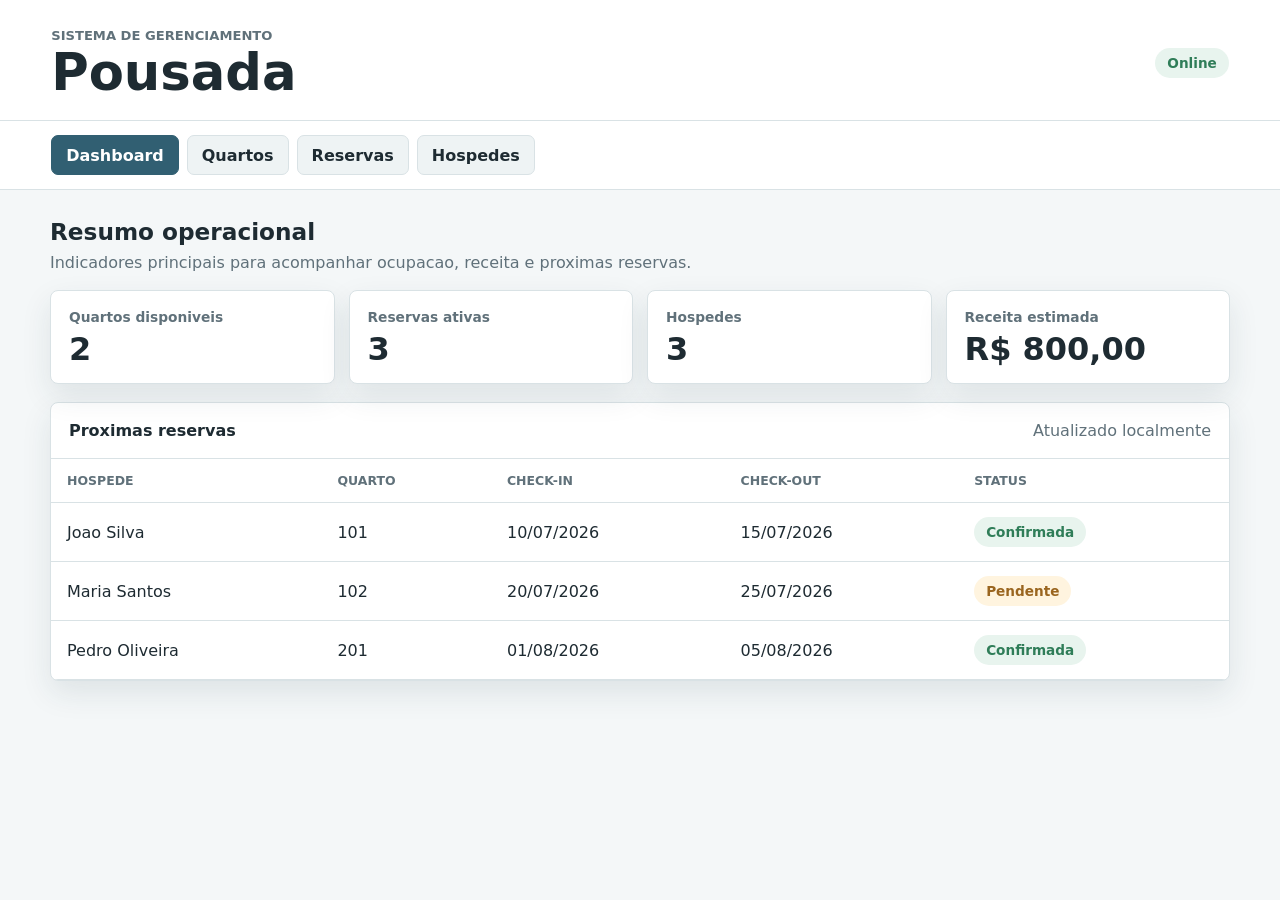
<file: frontend/index.html>
﻿<!doctype html>
<html lang="pt-BR">
  <head>
    <meta charset="utf-8">
    <meta name="viewport" content="width=device-width, initial-scale=1">
    <meta name="description" content="Painel de gerenciamento para pousadas, quartos, reservas e hospedes.">
    <meta name="theme-color" content="#315f72">
    <link rel="manifest" href="manifest.webmanifest">
    <link rel="stylesheet" href="src/styles.css">
    <title>Pousada | Gerenciamento</title>
  </head>
  <body>
    <header class="app-header">
      <div>
        <p class="eyebrow">Sistema de gerenciamento</p>
        <h1>Pousada</h1>
      </div>
      <div class="status-pill" id="connectionStatus">Online</div>
    </header>

    <nav class="tabs" aria-label="Areas do sistema">
      <button class="tab active" type="button" data-view="dashboard">Dashboard</button>
      <button class="tab" type="button" data-view="rooms">Quartos</button>
      <button class="tab" type="button" data-view="bookings">Reservas</button>
      <button class="tab" type="button" data-view="guests">Hospedes</button>
    </nav>

    <main>
      <section class="view active" id="dashboard" aria-labelledby="dashboard-title">
        <div class="section-heading">
          <h2 id="dashboard-title">Resumo operacional</h2>
          <p>Indicadores principais para acompanhar ocupacao, receita e proximas reservas.</p>
        </div>
        <div class="metrics-grid" id="metricsGrid"></div>
        <div class="panel">
          <div class="panel-header">
            <h3>Proximas reservas</h3>
            <span>Atualizado localmente</span>
          </div>
          <div class="table-wrap">
            <table>
              <thead>
                <tr>
                  <th>Hospede</th>
                  <th>Quarto</th>
                  <th>Check-in</th>
                  <th>Check-out</th>
                  <th>Status</th>
                </tr>
              </thead>
              <tbody id="upcomingBookings"></tbody>
            </table>
          </div>
        </div>
      </section>

      <section class="view" id="rooms" aria-labelledby="rooms-title">
        <div class="section-heading row-heading">
          <div>
            <h2 id="rooms-title">Quartos</h2>
            <p>Disponibilidade, precos e capacidade por unidade.</p>
          </div>
          <button class="primary-action" type="button" id="newRoomButton">Novo quarto</button>
        </div>
        <div class="cards-grid" id="roomsGrid"></div>
      </section>

      <section class="view" id="bookings" aria-labelledby="bookings-title">
        <div class="section-heading row-heading">
          <div>
            <h2 id="bookings-title">Reservas</h2>
            <p>Controle de estadias confirmadas, pendentes e canceladas.</p>
          </div>
          <button class="primary-action" type="button" id="newBookingButton">Nova reserva</button>
        </div>
        <div class="table-wrap panel">
          <table>
            <thead>
              <tr>
                <th>ID</th>
                <th>Hospede</th>
                <th>Quarto</th>
                <th>Periodo</th>
                <th>Status</th>
              </tr>
            </thead>
            <tbody id="bookingRows"></tbody>
          </table>
        </div>
      </section>

      <section class="view" id="guests" aria-labelledby="guests-title">
        <div class="section-heading row-heading">
          <div>
            <h2 id="guests-title">Hospedes</h2>
            <p>Cadastro basico de contatos e historico de reservas.</p>
          </div>
          <button class="primary-action" type="button" id="newGuestButton">Novo hospede</button>
        </div>
        <div class="cards-grid" id="guestsGrid"></div>
      </section>
    </main>

    <dialog id="feedbackDialog">
      <form method="dialog">
        <h2 id="dialogTitle">Acao registrada</h2>
        <p id="dialogMessage">Esta versao usa dados demonstrativos no navegador.</p>
        <button class="primary-action" value="close">Ok</button>
      </form>
    </dialog>

    <script src="src/app.js" defer></script>
  </body>
</html>
</file>
<file: frontend/src/styles.css>
﻿:root {
  color-scheme: light;
  --bg: #f4f7f8;
  --surface: #ffffff;
  --surface-muted: #eef3f4;
  --text: #1e2b32;
  --muted: #60717a;
  --line: #d9e2e5;
  --primary: #315f72;
  --primary-strong: #244a59;
  --accent: #d58b3a;
  --success: #2f7d58;
  --warning: #9a651f;
  --danger: #a9483d;
  --shadow: 0 12px 30px rgba(33, 54, 64, 0.10);
  font-family: Inter, ui-sans-serif, system-ui, -apple-system, BlinkMacSystemFont, "Segoe UI", sans-serif;
}

* {
  box-sizing: border-box;
}

body {
  margin: 0;
  min-height: 100vh;
  background: var(--bg);
  color: var(--text);
}

button,
input,
select,
textarea {
  font: inherit;
}

.app-header {
  display: flex;
  align-items: center;
  justify-content: space-between;
  gap: 16px;
  padding: 28px clamp(18px, 4vw, 56px) 22px;
  background: var(--surface);
  border-bottom: 1px solid var(--line);
}

.eyebrow {
  margin: 0 0 4px;
  color: var(--muted);
  font-size: 0.82rem;
  text-transform: uppercase;
  letter-spacing: 0;
  font-weight: 700;
}

h1,
h2,
h3,
p {
  margin-top: 0;
}

h1 {
  margin-bottom: 0;
  font-size: clamp(2rem, 4vw, 3.2rem);
  line-height: 1;
}

h2 {
  margin-bottom: 8px;
  font-size: 1.45rem;
}

h3 {
  margin-bottom: 8px;
  font-size: 1rem;
}

.status-pill,
.badge {
  display: inline-flex;
  align-items: center;
  min-height: 30px;
  padding: 6px 12px;
  border-radius: 999px;
  background: #e8f4ee;
  color: var(--success);
  font-size: 0.85rem;
  font-weight: 700;
  white-space: nowrap;
}

.tabs {
  display: flex;
  gap: 8px;
  padding: 14px clamp(18px, 4vw, 56px);
  background: var(--surface);
  border-bottom: 1px solid var(--line);
  overflow-x: auto;
}

.tab,
.primary-action {
  min-height: 40px;
  border: 1px solid var(--line);
  border-radius: 7px;
  cursor: pointer;
  font-weight: 700;
}

.tab {
  padding: 0 14px;
  background: var(--surface-muted);
  color: var(--text);
}

.tab.active {
  background: var(--primary);
  border-color: var(--primary);
  color: #fff;
}

.primary-action {
  padding: 0 16px;
  border-color: var(--primary);
  background: var(--primary);
  color: #fff;
}

.primary-action:hover,
.tab.active:hover {
  background: var(--primary-strong);
}

main {
  width: min(1180px, calc(100% - 36px));
  margin: 28px auto 56px;
}

.view {
  display: none;
}

.view.active {
  display: block;
}

.section-heading {
  margin-bottom: 18px;
}

.section-heading p,
.panel-header span,
.card p {
  color: var(--muted);
}

.row-heading {
  display: flex;
  align-items: end;
  justify-content: space-between;
  gap: 18px;
}

.metrics-grid,
.cards-grid {
  display: grid;
  gap: 14px;
}

.metrics-grid {
  grid-template-columns: repeat(4, minmax(0, 1fr));
  margin-bottom: 18px;
}

.cards-grid {
  grid-template-columns: repeat(3, minmax(0, 1fr));
}

.metric,
.card,
.panel {
  background: var(--surface);
  border: 1px solid var(--line);
  border-radius: 8px;
  box-shadow: var(--shadow);
}

.metric,
.card {
  padding: 18px;
}

.metric span {
  display: block;
  color: var(--muted);
  font-size: 0.86rem;
  font-weight: 700;
}

.metric strong {
  display: block;
  margin-top: 8px;
  font-size: 2rem;
  line-height: 1;
}

.card {
  display: grid;
  gap: 10px;
}

.card p {
  margin-bottom: 0;
}

.card-footer {
  display: flex;
  align-items: center;
  justify-content: space-between;
  gap: 12px;
  padding-top: 10px;
  border-top: 1px solid var(--line);
}

.price {
  color: var(--primary);
  font-weight: 800;
}

.badge.available,
.badge.confirmed {
  background: #e8f4ee;
  color: var(--success);
}

.badge.occupied,
.badge.pending {
  background: #fff4df;
  color: var(--warning);
}

.badge.cancelled {
  background: #fae9e6;
  color: var(--danger);
}

.panel {
  overflow: hidden;
}

.panel-header {
  display: flex;
  align-items: center;
  justify-content: space-between;
  gap: 12px;
  padding: 18px;
  border-bottom: 1px solid var(--line);
}

.panel-header h3 {
  margin: 0;
}

.table-wrap {
  overflow-x: auto;
}

table {
  width: 100%;
  border-collapse: collapse;
  min-width: 680px;
}

th,
td {
  padding: 14px 16px;
  text-align: left;
  border-bottom: 1px solid var(--line);
}

th {
  color: var(--muted);
  font-size: 0.78rem;
  text-transform: uppercase;
  letter-spacing: 0;
}

dialog {
  width: min(420px, calc(100% - 32px));
  border: 1px solid var(--line);
  border-radius: 8px;
  box-shadow: var(--shadow);
}

dialog::backdrop {
  background: rgba(30, 43, 50, 0.4);
}

dialog form {
  display: grid;
  gap: 12px;
}

@media (max-width: 900px) {
  .metrics-grid,
  .cards-grid {
    grid-template-columns: repeat(2, minmax(0, 1fr));
  }
}

@media (max-width: 640px) {
  .app-header,
  .row-heading {
    align-items: flex-start;
    flex-direction: column;
  }

  .metrics-grid,
  .cards-grid {
    grid-template-columns: 1fr;
  }

  main {
    width: min(100% - 28px, 1180px);
    margin-top: 22px;
  }

  .primary-action {
    width: 100%;
  }
}
</file>
